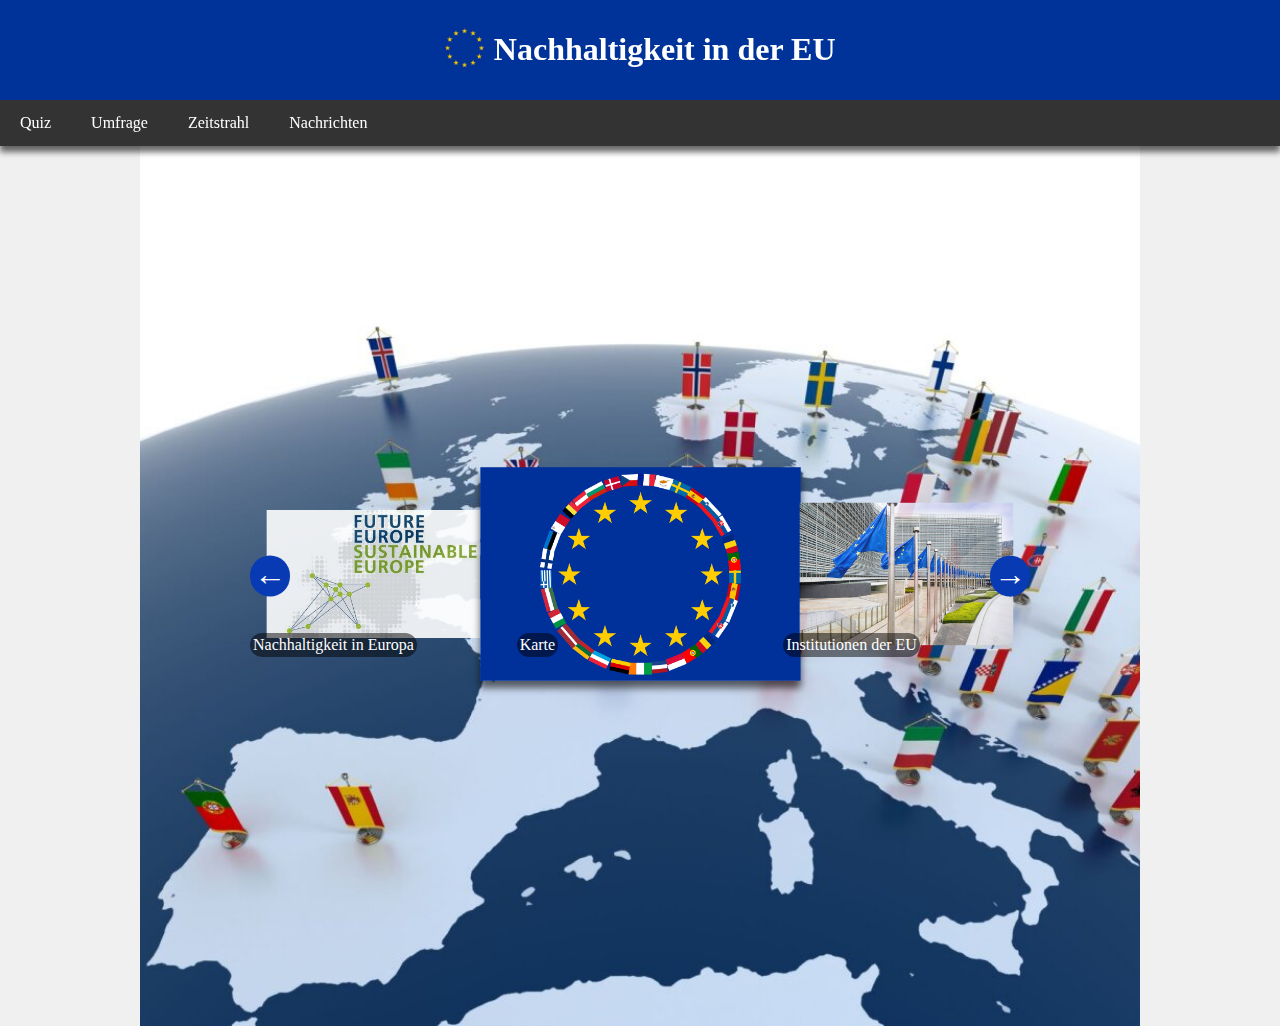
<file: Nachhaltigkeit-in-Europa/index.html>
<!DOCTYPE html>
<html lang="de">
<head>
    <meta charset="UTF-8">
    <meta name="viewport" content="width=device-width, initial-scale=1.0">
    <meta http-equiv="X-UA-Compatible" content="ie=edge">
    <title>Nachhaltigkeit in der EU</title>
    <link rel="stylesheet" href="./style.css">
    <link rel="icon" type="image/x-icon" href="/home/etneb/coding-projects/Wetter/Pictures/sun-weather-removebg-preview.ico">
    <style>
        /* Stile für das Popup */
        .popup {
          display: none;
          position: fixed;
          top: 50%;
          left: 50%;
          transform: translate(-50%, -50%);
          background-color: #003399;
          color: white;
          padding: 1rem;
          z-index: 1000;
          box-shadow: 0px 6px 6px rgba(6, 6, 6, 0.6);
          max-width: 80%;
        }
        .popup h2 {
          margin-top: 0;
        }
        .popup-buttons {
          text-align: center;
          margin-top: 20px;
        }
        .popup-buttons button {
          margin: 0 10px;
          padding: 10px 20px;
          cursor: pointer;
          background-color: #FFCC00;
          font-family: monospace;
          border-radius: 1rem;
        }
      </style>
</head>
<body>
      <!-- navbar und header -->
  <div id="nav-container">  
    <div class="header">
        <a href="index.html"><img class="logo" src="Pictures/354-3546804_file-eufor-roundel-svg-eu-logo-png-transparent.png"></a>
        <h1 class="heading">Nachhaltigkeit in der EU</h1>
    </div>
    <div class="navbar">
      <a href="#" id="quiz-link">Quiz</a>
      <a href="umfrage.html">Umfrage</a>
      <a href="zeitstrahl.html">Zeitstrahl</a>
      <a href="newsfeed.html">Nachrichten </a>
    </div>
  </div>                
    <!-- Hauptinhalt mit Karussell -->
    <main>
        <div class="carousel">
            <!-- Linker Pfeil -->
            <button class="arrow left" onclick="moveLeft()">←</button>
            <!-- Karussell-Inhalt -->
            <div class="carousel-inner" id="carouselInner">
                <!-- Einzelne Bild-Container -->
                <div class="container">
                    <a href="nachhaltigkeit.html">
                        <img src="Pictures/sustainable-europe-logo-1-400x240-f37df463b68f624g8c8404e653cd17d5.jpg" alt="Bild als Button" class="bild-button">
                        <div class="text-ueber-bild">Nachhaltigkeit in Europa</div>
                    </a>
                </div>
                <div class="container center">
                    <a href="/html5europemapv4.3/karte.html">
                        <img src="Pictures/kisscc0-member-state-of-the-european-union-flag-of-europe-european-union-flags-5b75266a096af6.2745950615344042020386.png" alt="Bild als Button" class="bild-button">
                        <div class="text-ueber-bild">Karte</div>
                    </a>
                </div>
                <div class="container">
                    <a href="institutionen.html">
                        <img src="Pictures/kommission.jpg" alt="Bild als Button" class="bild-button">
                        <div class="text-ueber-bild">Institutionen der EU</div>
                    </a>
                </div>
                <!-- Weitere Container können hier hinzugefügt werden -->
            </div>
            <!-- Rechter Pfeil -->
            <button class="arrow right" onclick="moveRight()">→</button>
        
    </main>
    <!-- Popup für Kahoot! -->
    <div class="popup" id="popup">
    <h2>Wähle eine Option:</h2>
    <div class="popup-buttons">
        <button id="kahoot-button">Zu Kahoot!</button>
        <button id="website-quiz-button">Zu Quizizz</button>
    </div>
    </div>
    <script src="main.js"></script>
</body>
</html>
</file>
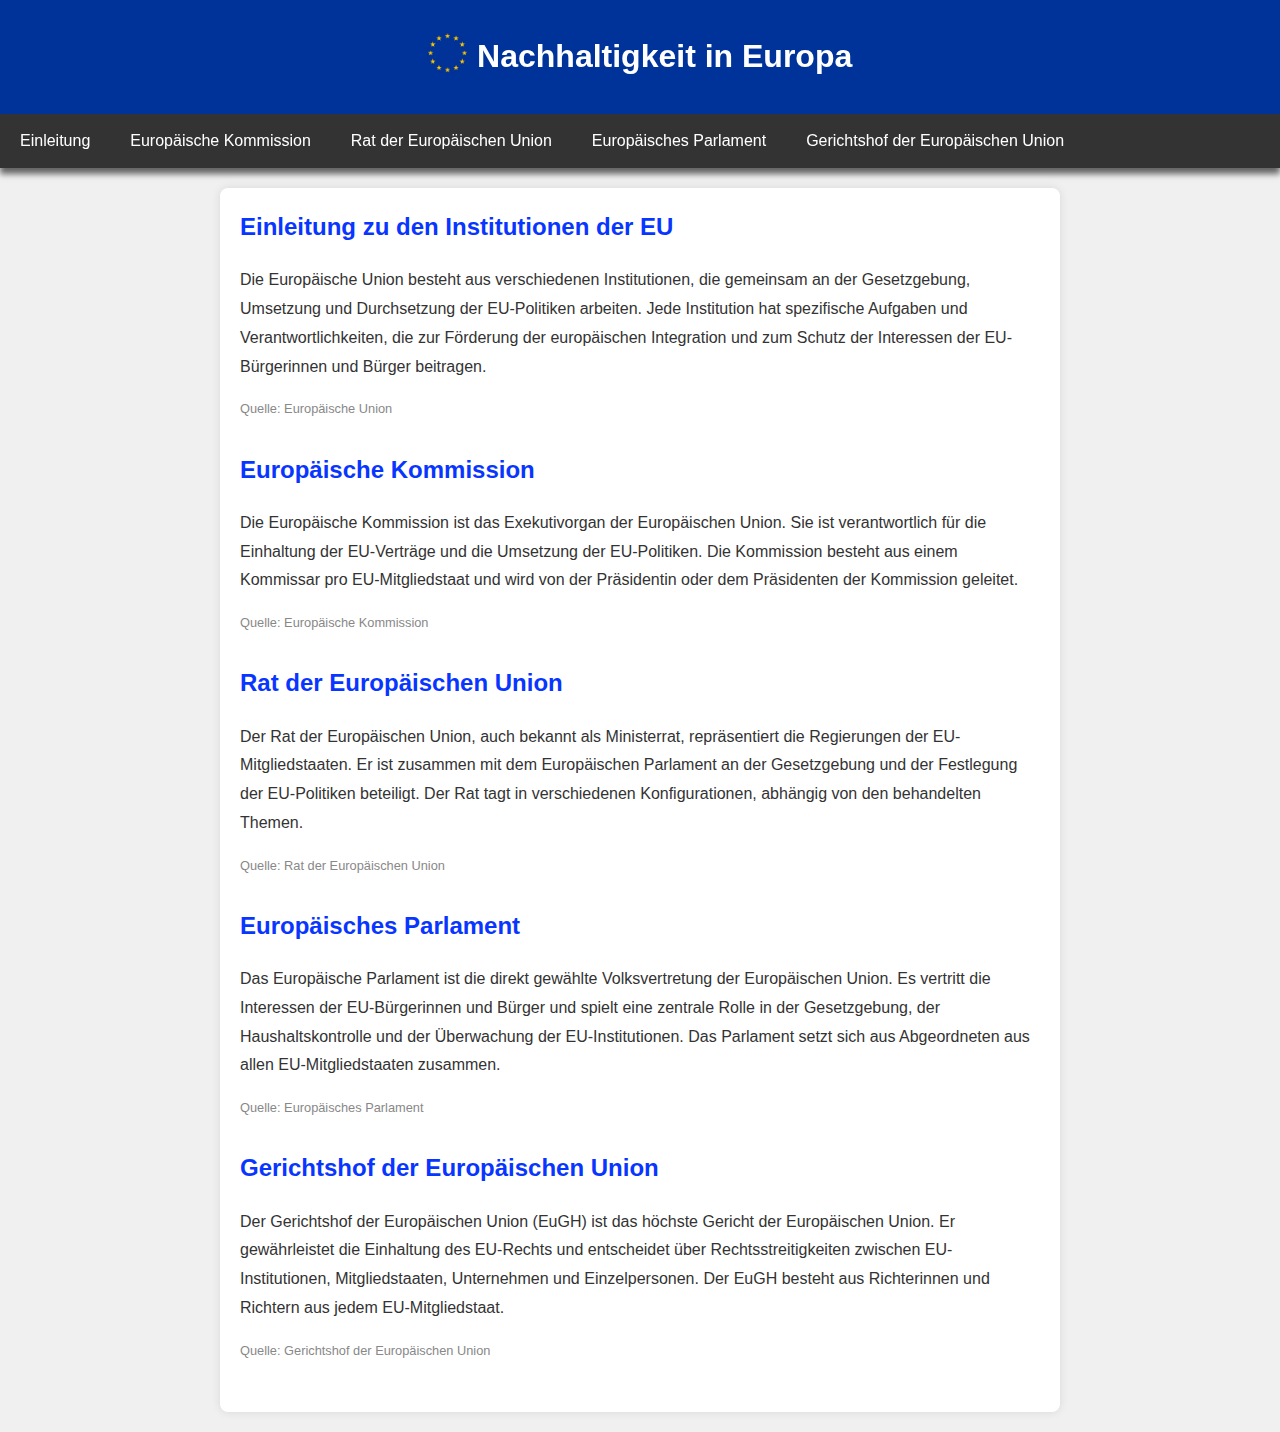
<file: Nachhaltigkeit-in-Europa/institutionen.html>
<!DOCTYPE html>
<html lang="de">
<head>
    <meta charset="UTF-8">
    <meta name="viewport" content="width=device-width, initial-scale=1.0">
    <title>Institutionen der EU</title>
    <style>
        /* Allgemeine Stile */
        body {
            line-height: 1.6;
            margin: 0;
            padding: 0;
            color: #333;
            font-family: Arial, sans-serif;
            background-color: #f0f0f0;
        }

        #nav-container{
        position: fixed;
        top: 0;
        left: 0;
        right: 0;
        z-index: 1000;
    
    }
    .header {
    
        background-color: #003399;
        color: white;
        padding: 10px 0;
        text-align: center;
        display: flex;
        align-items: center;
        justify-content: center;
    }
    .navbar {
        background-color: #333;
        overflow: hidden;
        box-shadow: 0px 6px 6px rgba(6, 6, 6, 0.6);
    }
    .navbar a {
        float: left;
        display: block;
        color: white;
        text-align: center;
        padding: 14px 20px;
        text-decoration: none;
    }
    .navbar a:hover {
        background-color: #ddd;
        color: black;
    }
    .heading{
        margin-right: 10px;
    }
    .logo{
        height: 3rem;
    }
        .container {
            max-width: 800px;
            margin: 20px auto;
            background-color: #fff;
            padding: 20px;
            border-radius: 8px;
            box-shadow: 0 0 10px rgba(0, 0, 0, 0.1);
        }

        .section {
            margin-bottom: 30px;
        }

        .section h2 {
            color: #0936ff;
            margin-top: 0;
        }

        .section p {
            line-height: 1.8;
        }

        .source {
            font-size: 0.8em;
            color: #888;
        }

        @media (max-width: 768px) {
            .navbar {
                flex-direction: column;
            }
            .navbar a {
                padding: 10px 0;
                text-align: center;
            }
        }
    </style>
</head>
<body>
    <!-- Navbar und Header -->
    <div id="nav-container">
        <div class="header">
            <a href="index.html"><img class="logo" src="Pictures/354-3546804_file-eufor-roundel-svg-eu-logo-png-transparent.png" alt="EU-Logo"></a>
            <h1 class="heading">Nachhaltigkeit in Europa</h1>
        </div>
        <div class="navbar">
            <a href="#einleitung">Einleitung</a>
            <a href="#kommission">Europäische Kommission</a>
            <a href="#rat">Rat der Europäischen Union</a>
            <a href="#parlament">Europäisches Parlament</a>
            <a href="#gericht">Gerichtshof der Europäischen Union</a>
        </div>
    </div>

    <!-- Hauptinhalt -->
    <div class="container">
        <div id="einleitung" class="section">
            <h2>Einleitung zu den Institutionen der EU</h2>
            <p>
                Die Europäische Union besteht aus verschiedenen Institutionen, die gemeinsam an der Gesetzgebung, Umsetzung und Durchsetzung der EU-Politiken arbeiten. Jede Institution hat spezifische Aufgaben und Verantwortlichkeiten, die zur Förderung der europäischen Integration und zum Schutz der Interessen der EU-Bürgerinnen und Bürger beitragen.
            </p>
            <p class="source">Quelle: Europäische Union</p>
        </div>

        <div id="kommission" class="section">
            <h2>Europäische Kommission</h2>
            <p>
                Die Europäische Kommission ist das Exekutivorgan der Europäischen Union. Sie ist verantwortlich für die Einhaltung der EU-Verträge und die Umsetzung der EU-Politiken. Die Kommission besteht aus einem Kommissar pro EU-Mitgliedstaat und wird von der Präsidentin oder dem Präsidenten der Kommission geleitet.
            </p>
            <p class="source">Quelle: Europäische Kommission</p>
        </div>

        <div id="rat" class="section">
            <h2>Rat der Europäischen Union</h2>
            <p>
                Der Rat der Europäischen Union, auch bekannt als Ministerrat, repräsentiert die Regierungen der EU-Mitgliedstaaten. Er ist zusammen mit dem Europäischen Parlament an der Gesetzgebung und der Festlegung der EU-Politiken beteiligt. Der Rat tagt in verschiedenen Konfigurationen, abhängig von den behandelten Themen.
            </p>
            <p class="source">Quelle: Rat der Europäischen Union</p>
        </div>

        <div id="parlament" class="section">
            <h2>Europäisches Parlament</h2>
            <p>
                Das Europäische Parlament ist die direkt gewählte Volksvertretung der Europäischen Union. Es vertritt die Interessen der EU-Bürgerinnen und Bürger und spielt eine zentrale Rolle in der Gesetzgebung, der Haushaltskontrolle und der Überwachung der EU-Institutionen. Das Parlament setzt sich aus Abgeordneten aus allen EU-Mitgliedstaaten zusammen.
            </p>
            <p class="source">Quelle: Europäisches Parlament</p>
        </div>

        <div id="gericht" class="section">
            <h2>Gerichtshof der Europäischen Union</h2>
            <p>
                Der Gerichtshof der Europäischen Union (EuGH) ist das höchste Gericht der Europäischen Union. Er gewährleistet die Einhaltung des EU-Rechts und entscheidet über Rechtsstreitigkeiten zwischen EU-Institutionen, Mitgliedstaaten, Unternehmen und Einzelpersonen. Der EuGH besteht aus Richterinnen und Richtern aus jedem EU-Mitgliedstaat.
            </p>
            <p class="source">Quelle: Gerichtshof der Europäischen Union</p>
        </div>
    </div>
    <script>
        // Dynamisch den Padding-Top des Body einstellen basierend auf der Höhe des Nav-Containers
        function adjustBodyPadding() {
            var navHeight = document.getElementById('nav-container').offsetHeight;
            document.body.style.paddingTop = navHeight + 'px';
        }

        // Beim Laden und bei Größenänderungen des Fensters ausführen
        window.addEventListener('load', adjustBodyPadding);
        window.addEventListener('resize', adjustBodyPadding);
    </script>
</body>
</html>
</file>
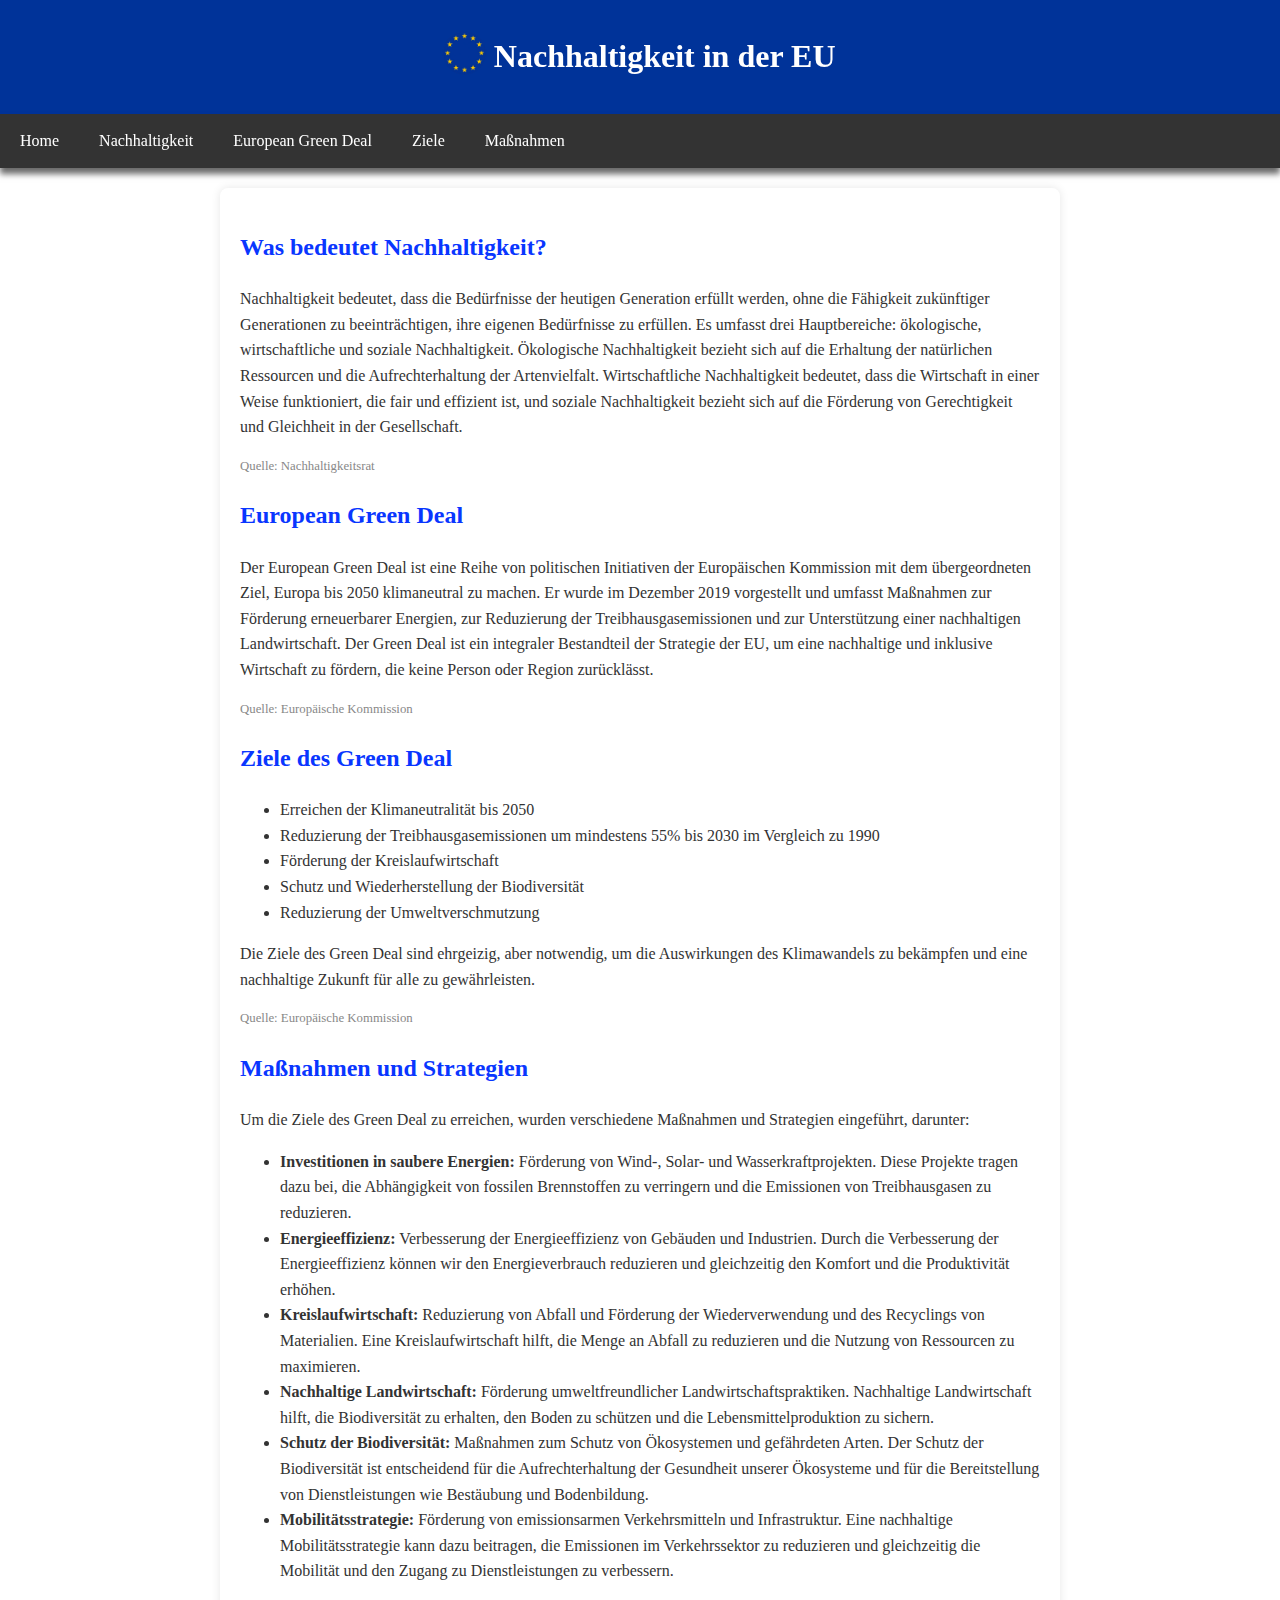
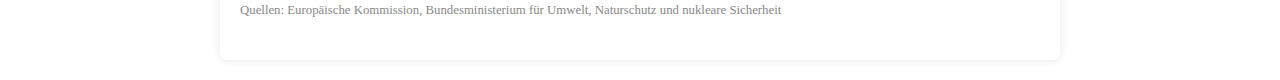
<file: Nachhaltigkeit-in-Europa/nachhaltigkeit.html>
<!DOCTYPE html>
<html lang="de">
<head>
    <meta charset="UTF-8">
    <meta name="viewport" content="width=device-width, initial-scale=1.0">
    <title>Nachhaltigkeit in der EU</title>
    <style>
    #nav-container{
        position: fixed;
        top: 0;
        left: 0;
        right: 0;
        z-index: 1000;
    
    }
    .header {
    
        background-color: #003399;
        color: white;
        padding: 10px 0;
        text-align: center;
        display: flex;
        align-items: center;
        justify-content: center;
    }
    .navbar {
        background-color: #333;
        overflow: hidden;
        box-shadow: 0px 6px 6px rgba(6, 6, 6, 0.6);
    }
    .navbar a {
        float: left;
        display: block;
        color: white;
        text-align: center;
        padding: 14px 20px;
        text-decoration: none;
    }
    .navbar a:hover {
        background-color: #ddd;
        color: black;
    }
    .heading{
        margin-right: 10px;
    }
    .logo{
        height: 3rem;
    }
    body {
        line-height: 1.6;
        margin: 0;
        padding: 0;
        color: #333;
        padding-top: 0; /* Platz für die Navbar wird hier dynamisch hinzugefügt */
        }
        
    .container {
        max-width: 800px;
            margin: 20px auto;
            background-color: #fff;
            padding: 20px;
            border-radius: 8px;
            box-shadow: 0 0 10px rgba(0, 0, 0, 0.1);
        
    }
    .section {
        margin-bottom: 20px;
    }
    .section h2 {
        color: #0936ff;
    }
        
    .source {
        font-size: 0.8em;
        color: #888;
    }
    </style>
</head>
<body>
        <!-- navbar und header -->
    <div id="nav-container">  
        <div class="header">
            <a href="index.html"><img class="logo" src="Pictures/354-3546804_file-eufor-roundel-svg-eu-logo-png-transparent.png"></a>
            <h1 class="heading">Nachhaltigkeit in der EU</h1>
        </div>
        <div class="navbar">
            <a href="index.html">Home</a>
            <a href="#nachhaltigkeit">Nachhaltigkeit</a>
            <a href="#green-deal">European Green Deal</a>
            <a href="#ziele">Ziele</a>
            <a href="#massnahmen">Maßnahmen</a>
        </div>
    </div>
    <div class="container">
        <div id="nachhaltigkeit" class="section">
            <h2>Was bedeutet Nachhaltigkeit?</h2>
            <p>Nachhaltigkeit bedeutet, dass die Bedürfnisse der heutigen Generation erfüllt werden, ohne die Fähigkeit zukünftiger Generationen zu beeinträchtigen, ihre eigenen Bedürfnisse zu erfüllen. Es umfasst drei Hauptbereiche: ökologische, wirtschaftliche und soziale Nachhaltigkeit. Ökologische Nachhaltigkeit bezieht sich auf die Erhaltung der natürlichen Ressourcen und die Aufrechterhaltung der Artenvielfalt. Wirtschaftliche Nachhaltigkeit bedeutet, dass die Wirtschaft in einer Weise funktioniert, die fair und effizient ist, und soziale Nachhaltigkeit bezieht sich auf die Förderung von Gerechtigkeit und Gleichheit in der Gesellschaft.</p>
            <p class="source">Quelle: Nachhaltigkeitsrat</p>
        </div>
        <div id="green-deal" class="section">
            <h2>European Green Deal</h2>
            <p>Der European Green Deal ist eine Reihe von politischen Initiativen der Europäischen Kommission mit dem übergeordneten Ziel, Europa bis 2050 klimaneutral zu machen. Er wurde im Dezember 2019 vorgestellt und umfasst Maßnahmen zur Förderung erneuerbarer Energien, zur Reduzierung der Treibhausgasemissionen und zur Unterstützung einer nachhaltigen Landwirtschaft. Der Green Deal ist ein integraler Bestandteil der Strategie der EU, um eine nachhaltige und inklusive Wirtschaft zu fördern, die keine Person oder Region zurücklässt.</p>
            <p class="source">Quelle: Europäische Kommission</p>
        </div>
        <div id="ziele" class="section">
            <h2>Ziele des Green Deal</h2>
            <ul>
                <li>Erreichen der Klimaneutralität bis 2050</li>
                <li>Reduzierung der Treibhausgasemissionen um mindestens 55% bis 2030 im Vergleich zu 1990</li>
                <li>Förderung der Kreislaufwirtschaft</li>
                <li>Schutz und Wiederherstellung der Biodiversität</li>
                <li>Reduzierung der Umweltverschmutzung</li>
            </ul>
            <p>Die Ziele des Green Deal sind ehrgeizig, aber notwendig, um die Auswirkungen des Klimawandels zu bekämpfen und eine nachhaltige Zukunft für alle zu gewährleisten.</p>
            <p class="source">Quelle: Europäische Kommission</p>
        </div>
        <div id="massnahmen" class="section">
            <h2>Maßnahmen und Strategien</h2>
            <p>Um die Ziele des Green Deal zu erreichen, wurden verschiedene Maßnahmen und Strategien eingeführt, darunter:</p>
            <ul>
                <li><strong>Investitionen in saubere Energien:</strong> Förderung von Wind-, Solar- und Wasserkraftprojekten. Diese Projekte tragen dazu bei, die Abhängigkeit von fossilen Brennstoffen zu verringern und die Emissionen von Treibhausgasen zu reduzieren.</li>
                <li><strong>Energieeffizienz:</strong> Verbesserung der Energieeffizienz von Gebäuden und Industrien. Durch die Verbesserung der Energieeffizienz können wir den Energieverbrauch reduzieren und gleichzeitig den Komfort und die Produktivität erhöhen.</li>
                <li><strong>Kreislaufwirtschaft:</strong> Reduzierung von Abfall und Förderung der Wiederverwendung und des Recyclings von Materialien. Eine Kreislaufwirtschaft hilft, die Menge an Abfall zu reduzieren und die Nutzung von Ressourcen zu maximieren.</li>
                <li><strong>Nachhaltige Landwirtschaft:</strong> Förderung umweltfreundlicher Landwirtschaftspraktiken. Nachhaltige Landwirtschaft hilft, die Biodiversität zu erhalten, den Boden zu schützen und die Lebensmittelproduktion zu sichern.</li>
                <li><strong>Schutz der Biodiversität:</strong> Maßnahmen zum Schutz von Ökosystemen und gefährdeten Arten. Der Schutz der Biodiversität ist entscheidend für die Aufrechterhaltung der Gesundheit unserer Ökosysteme und für die Bereitstellung von Dienstleistungen wie Bestäubung und Bodenbildung.</li>
                <li><strong>Mobilitätsstrategie:</strong> Förderung von emissionsarmen Verkehrsmitteln und Infrastruktur. Eine nachhaltige Mobilitätsstrategie kann dazu beitragen, die Emissionen im Verkehrssektor zu reduzieren und gleichzeitig die Mobilität und den Zugang zu Dienstleistungen zu verbessern.</li>
            </ul>
            <p class="source">Quellen: Europäische Kommission, Bundesministerium für Umwelt, Naturschutz und nukleare Sicherheit</p>
        </div>
    </div>
    <script>
        // Dynamisch den Padding-Top des Body einstellen basierend auf der Höhe des Nav-Containers
        function adjustBodyPadding() {
            var navHeight = document.getElementById('nav-container').offsetHeight;
            document.body.style.paddingTop = navHeight + 'px';
        }

        // Beim Laden und bei Größenänderungen des Fensters ausführen
        window.addEventListener('load', adjustBodyPadding);
        window.addEventListener('resize', adjustBodyPadding);
    </script>
</body>
</html>
</file>
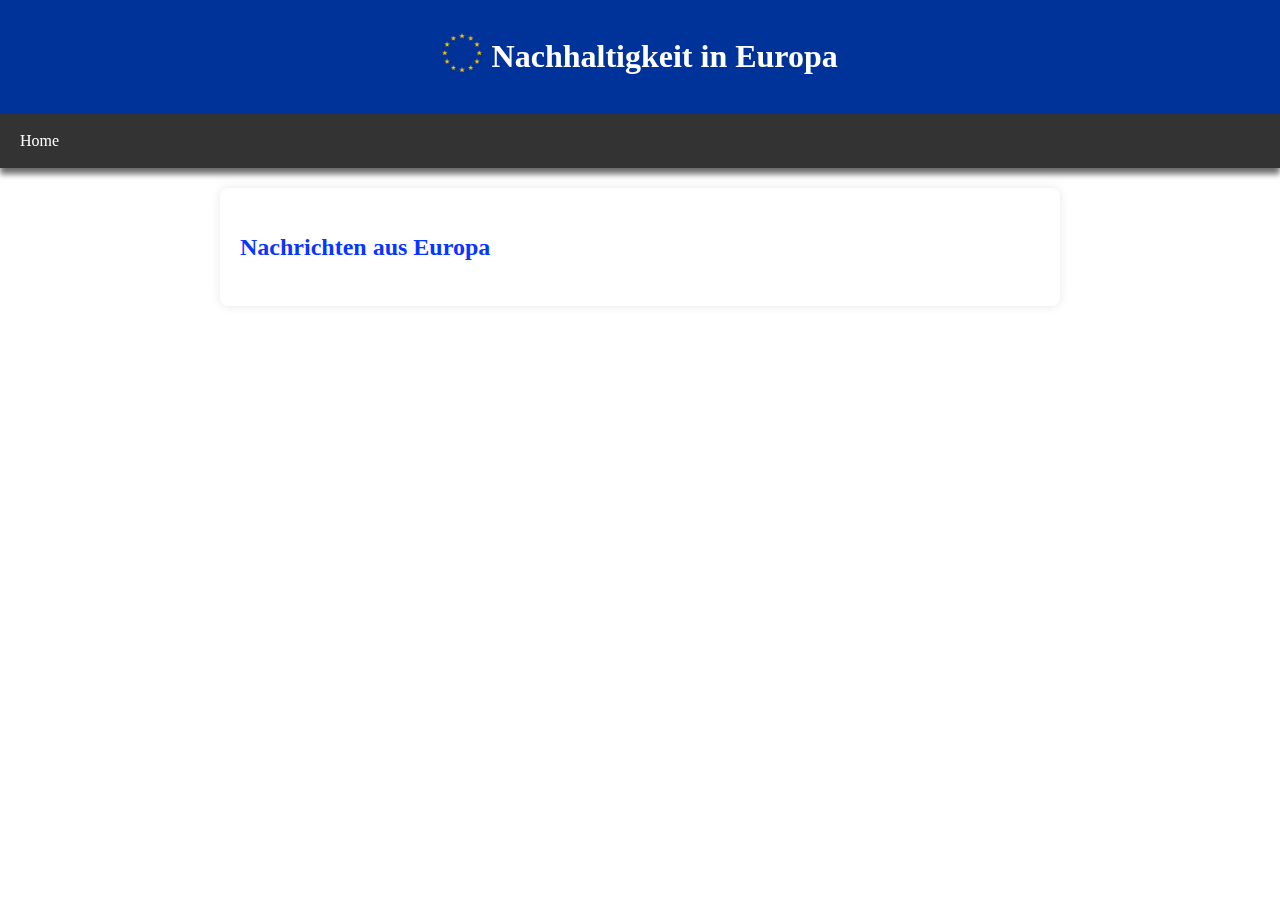
<file: Nachhaltigkeit-in-Europa/newsfeed.html>
<!DOCTYPE html>
<html lang="de">
<head>
    <meta charset="UTF-8">
    <meta name="viewport" content="width=device-width, initial-scale=1.0">
    <title>RSS Feed Website</title>
    <style>
    #nav-container {
        position: fixed;
        top: 0;
        left: 0;
        right: 0;
        z-index: 1000;
    }
    .header {
        background-color: #003399;
        color: white;
        padding: 10px 0;
        text-align: center;
        display: flex;
        align-items: center;
        justify-content: center;
    }
    .navbar {
        background-color: #333;
        overflow: hidden;
        box-shadow: 0px 6px 6px rgba(6, 6, 6, 0.6);
    }
    .navbar a {
        float: left;
        display: block;
        color: white;
        text-align: center;
        padding: 14px 20px;
        text-decoration: none;
    }
    .navbar a:hover {
        background-color: #ddd;
        color: black;
    }
    .heading {
        margin-right: 10px;
    }
    .logo {
        height: 3rem;
    }
    body {
        line-height: 1.6;
        margin: 0;
        padding: 0;
        color: #333;
        padding-top: 0; /* Platz für die Navbar wird hier dynamisch hinzugefügt */
    }
    .container {
        max-width: 800px;
        margin: 20px auto;
        background-color: #fff;
        padding: 20px;
        border-radius: 8px;
        box-shadow: 0 0 10px rgba(0, 0, 0, 0.1);
    }
    .section {
        margin-bottom: 20px;
    }
    .section h2 {
        color: #0936ff;
    }
    .source {
        font-size: 0.8em;
        color: #888;
    }
    </style>
</head>
<body>
    <!-- navbar und header -->
    <div id="nav-container">
        <div class="header">
            <a href="index.html"><img class="logo" src="Pictures\354-3546804_file-eufor-roundel-svg-eu-logo-png-transparent.png" alt="Logo"></a>
            <h1 class="heading">Nachhaltigkeit in Europa</h1>
        </div>
        <div class="navbar">
            <a href="index.html">Home</a>
        </div>
    </div>
    <div class="container" id="rss-content">
        <div class="section">
            <h2>Nachrichten aus Europa</h2>
            <div id="feed"></div>
        </div>
    </div>

    <script>
        // Dynamisch den Padding-Top des Body einstellen basierend auf der Höhe des Nav-Containers
        function adjustBodyPadding() {
            var navHeight = document.getElementById('nav-container').offsetHeight;
            document.body.style.paddingTop = navHeight + 'px';
        }

        // Beim Laden und bei Größenänderungen des Fensters ausführen
        window.addEventListener('load', adjustBodyPadding);
        window.addEventListener('resize', adjustBodyPadding);
        document.addEventListener("DOMContentLoaded", function() {
            fetch('https://www.tagesschau.de/ausland/europa/index~rss2.xml')
                .then(response => response.text())
                .then(str => (new window.DOMParser()).parseFromString(str, "text/xml"))
                .then(data => {
                    const items = data.querySelectorAll("item");
                    let html = "";
                    items.forEach(el => {
                        const title = el.querySelector("title").textContent;
                        const link = el.querySelector("link").textContent;
                        const description = el.querySelector("description").textContent;
                        const pubDate = el.querySelector("pubDate").textContent;
                        
                        html += `
                            <div class="section">
                                <h3><a href="${link}">${title}</a></h3>
                                <p>${description}</p>
                                <p><small>${pubDate}</small></p>
                            </div>
                        `;
                    });
                    document.getElementById("feed").innerHTML = html;
                })
                .catch(error => console.log('Error fetching the RSS feed:', error));
        });
    </script>
</body>
</html>
</file>
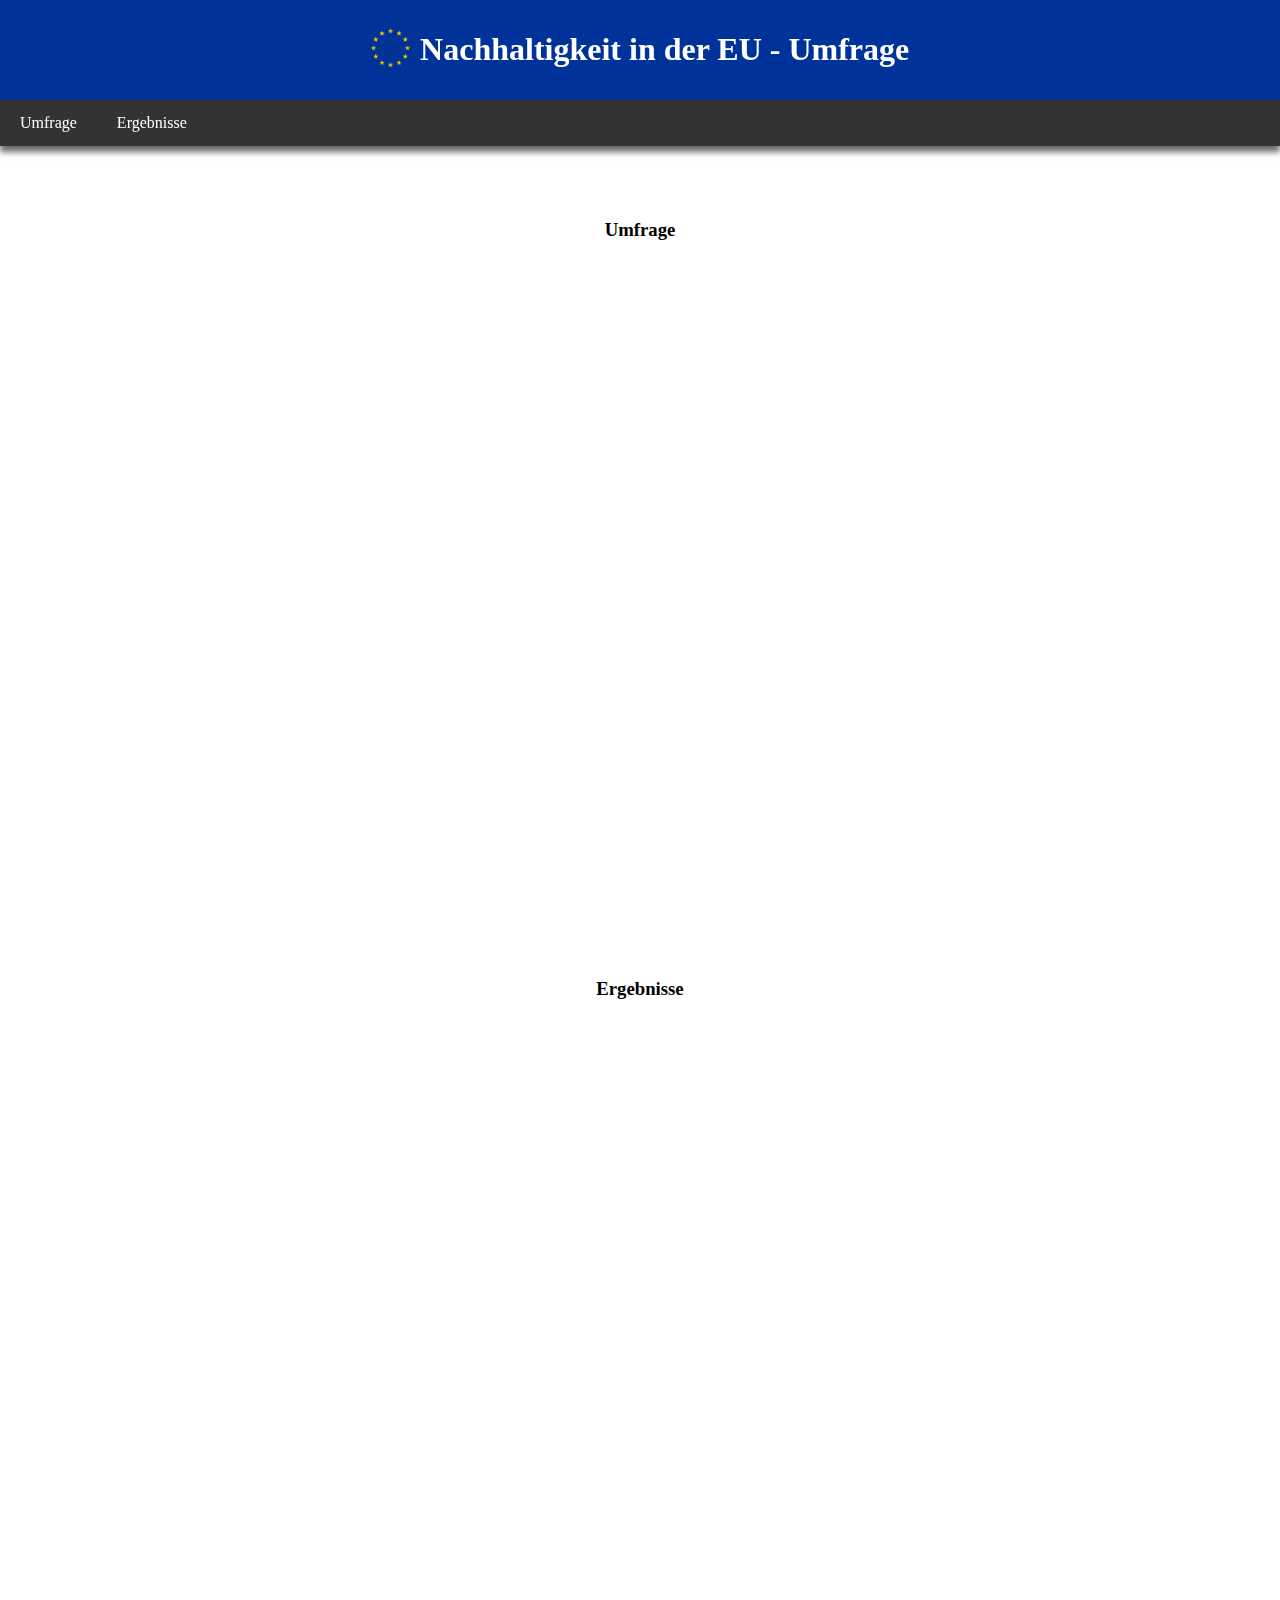
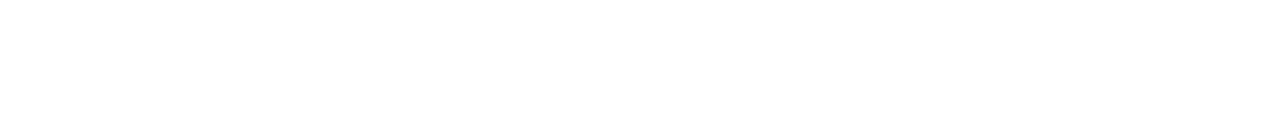
<file: Nachhaltigkeit-in-Europa/umfrage.html>
<!DOCTYPE html>
<html lang="de">
<head>
    <meta charset="UTF-8">
    <meta name="viewport" content="width=device-width, initial-scale=1.0">
    <title>Nachhaltigkeit in der EU - Umfrage</title>
    <style>
        #nav-container {
            position: fixed;
            top: 0;
            left: 0;
            right: 0;
            z-index: 1000;
        }
        .header {
            background-color: #003399;
            color: white;
            padding: 10px 0;
            text-align: center;
            display: flex;
            align-items: center;
            justify-content: center;
        }
        .navbar {
            background-color: #333;
            overflow: hidden;
            box-shadow: 0px 6px 6px rgba(6, 6, 6, 0.6);
        }
        .navbar a {
            float: left;
            display: block;
            color: white;
            text-align: center;
            padding: 14px 20px;
            text-decoration: none;
        }
        .navbar a:hover {
            background-color: #ddd;
            color: black;
        }
        .heading {
            margin-right: 10px;
        }
        .logo {
            height: 3rem;
        }
        .container {
            margin-top: 200px;
            flex: 1;
        }
        body {
            display: flex;
            flex-direction: column;
            height: 100vh;
            margin: 0;
        }
        .iframe-container {
            position: relative;
            width: 100%;
            height: 100%;
        }
        .iframe-container iframe {
            position: absolute;
            top: 0;
            left: 0;
            width: 100%;
            height: 100%;
            border: none;
        }
        h3{
            text-align: center;
        }
    </style>
</head>
<body>
    <div id="nav-container">  
        <div class="header">
            <a href="index.html"><img class="logo" src="Pictures/354-3546804_file-eufor-roundel-svg-eu-logo-png-transparent.png" alt="Logo"></a>
            <h1 class="heading">Nachhaltigkeit in der EU - Umfrage</h1>
        </div>
        <div class="navbar">
            <a href="#umfragen-header">Umfrage</a>
            <a href="#ergebnisse">Ergebnisse</a>
        </div>
    </div>
    <div class="container">
        <h3 id="umfragen-header">Umfrage</h3>
        <div id="umfrage" class="section iframe-container">
          <iframe id="survey-frame"src="https://www.menti.com/als31v3kgjb8" frameborder="0" scrolling="yes"></iframe>
        </div>
        <h3>Ergebnisse</h3>
        <div id="ergebnisse" class="section iframe-container">
            <iframe id="survey-frame" src="https://www.mentimeter.com/app/presentation/alwu1kjs9zcef82gwnmta77wiynko1w6/kc6b9cdats1j" frameborder="0" scrolling="no"></iframe>
        </div>
    </div>
    <script>
        function reloadIframe() {
            document.getElementById('survey-frame').contentWindow.location.reload();
        }
        setInterval(reloadIframe, 200);
    </script>
</body>
</html>
</file>
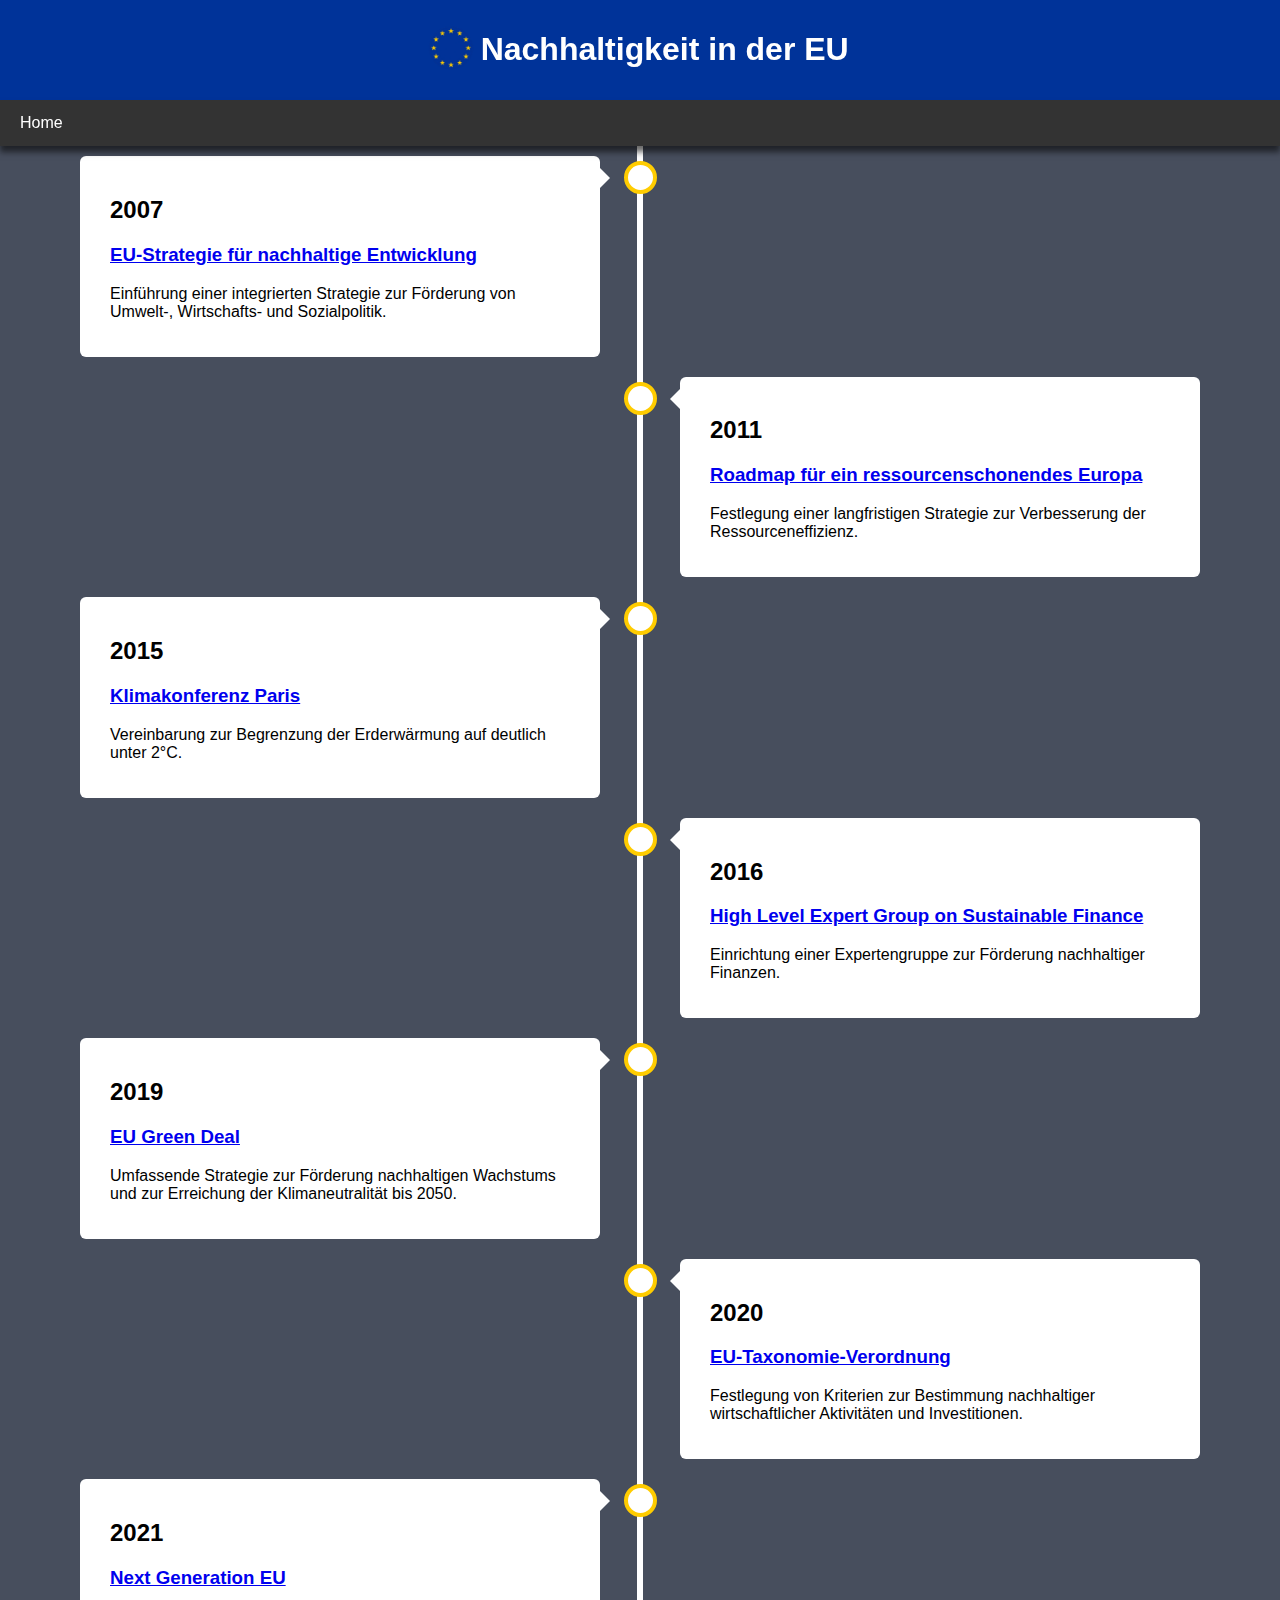
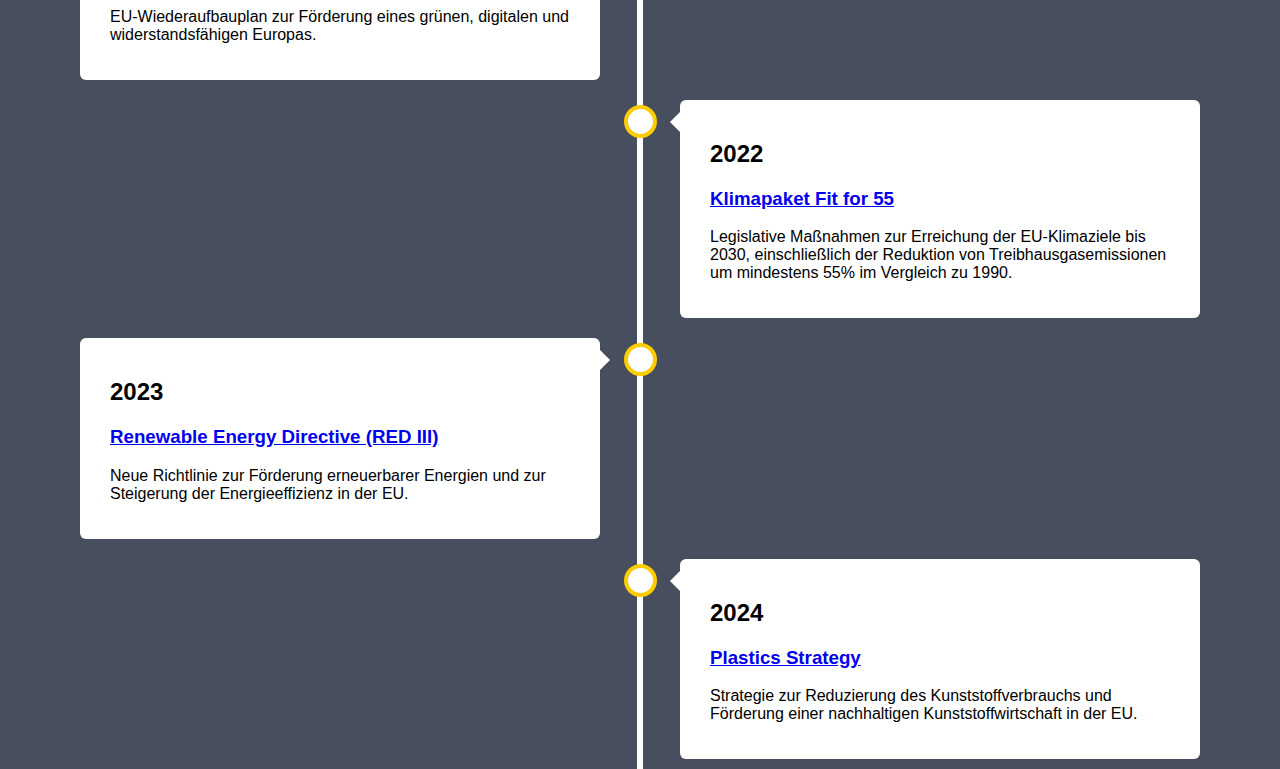
<file: Nachhaltigkeit-in-Europa/zeitstrahl.html>
<!DOCTYPE html>
<html lang="de">
<head>
    <meta charset="UTF-8">
    <meta name="viewport" content="width=device-width, initial-scale=1.0">
    <meta http-equiv="X-UA-Compatible" content="ie=edge">
    <style>
        * {
            box-sizing: border-box;
        }

        body {
            background-color: #474e5d;
            font-family: Helvetica, sans-serif;
            margin: 0;
            padding: 0;
            padding-top: 0; /* Platz für die Navbar wird hier dynamisch hinzugefügt */
        }

        #nav-container {
            position: fixed;
            top: 0;
            left: 0;
            right: 0;
            z-index: 1000;
        }

        .header {
            background-color: #003399;
            color: white;
            padding: 10px 0;
            text-align: center;
            display: flex;
            align-items: center;
            justify-content: center;
        }

        .navbar {
            background-color: #333;
            overflow: hidden;
            box-shadow: 0px 6px 6px rgba(6, 6, 6, 0.6);
        }

        .navbar a {
            float: left;
            display: block;
            color: white;
            text-align: center;
            padding: 14px 20px;
            text-decoration: none;
        }

        .navbar a:hover {
            background-color: #ddd;
            color: black;
        }

        .heading {
            margin-right: 10px;
        }

        .logo {
            height: 3rem;
        }

        .timeline {
            position: relative;
            max-width: 1200px;
            margin: 0 auto;
        }

        .timeline::after {
            content: '';
            position: absolute;
            width: 6px;
            background-color: white;
            top: 0;
            bottom: 0;
            left: 50%;
            margin-left: -3px;
        }

        .container {
            padding: 10px 40px;
            position: relative;
            background-color: inherit;
            width: 50%;
        }

        .container::after {
            content: '';
            position: absolute;
            width: 25px;
            height: 25px;
            right: -17px;
            background-color: white;
            border: 4px solid #FFCC00;
            top: 15px;
            border-radius: 50%;
            z-index: 1;
        }

        .left {
            left: 0;
        }

        .right {
            left: 50%;
        }

        .left::before {
            content: " ";
            height: 0;
            position: absolute;
            top: 22px;
            width: 0;
            z-index: 1;
            right: 30px;
            border: medium solid white;
            border-width: 10px 0 10px 10px;
            border-color: transparent transparent transparent white;
        }

        .right::before {
            content: " ";
            height: 0;
            position: absolute;
            top: 22px;
            width: 0;
            z-index: 1;
            left: 30px;
            border: medium solid white;
            border-width: 10px 10px 10px 0;
            border-color: transparent white transparent transparent;
        }

        .right::after {
            left: -16px;
        }

        .content {
            padding: 20px 30px;
            background-color: white;
            position: relative;
            border-radius: 6px;
        }

        @media screen and (max-width: 768px) {
            .timeline::after {
                left: 31px;
            }

            .container {
                width: 100%;
                padding-left: 70px;
                padding-right: 25px;
            }

            .container::before {
                left: 60px;
                border: medium solid white;
                border-width: 10px 10px 10px 0;
                border-color: transparent white transparent transparent;
            }

            .left::after, .right::after {
                left: 15px;
            }

            .right {
                left: 0%;
            }
        }

        @media screen and (max-width: 480px) {
            .container {
                padding-left: 50px;
                padding-right: 15px;
            }

            .container::before {
                left: 40px;
                border-width: 8px 8px 8px 0;
            }

            .left::after, .right::after {
                left: 10px;
            }

            .content {
                padding: 15px 20px;
            }
        }
    </style>
</head>
<body>
    <!-- navbar und header -->
    <div id="nav-container">  
        <div class="header">
            <a href="index.html"><img class="logo" src="Pictures/354-3546804_file-eufor-roundel-svg-eu-logo-png-transparent.png"></a>
            <h1 class="heading">Nachhaltigkeit in der EU</h1>
        </div>
        <div class="navbar">
            <a href="index.html">Home</a>
        </div>
    </div>            
    <div class="timeline">
      <div class="container left">
          <div class="content">
              <h2>2007</h2>
              <a href="https://eur-lex.europa.eu/legal-content/DE/TXT/?uri=celex%3A52007DC0642"><h3>EU-Strategie für nachhaltige Entwicklung</h3></a>
              <p>Einführung einer integrierten Strategie zur Förderung von Umwelt-, Wirtschafts- und Sozialpolitik.</p>
          </div>
      </div>
      <div class="container right">
          <div class="content">
              <h2>2011</h2>
              <a href="https://www.europarl.europa.eu/meetdocs/2009_2014/documents/com/com_com(2011)0571_/com_com(2011)0571_de.pdf"><h3>Roadmap für ein ressourcenschonendes Europa</h3></a>
              <p>Festlegung einer langfristigen Strategie zur Verbesserung der Ressourceneffizienz.</p>
          </div>
      </div>
      <div class="container left">
          <div class="content">
              <h2>2015</h2>
              <a href="https://www.bmz.de/de/service/lexikon/klimaabkommen-von-paris-14602"><h3>Klimakonferenz Paris</h3></a>
              <p>Vereinbarung zur Begrenzung der Erderwärmung auf deutlich unter 2°C.</p>
          </div>
      </div>
      <div class="container right">
          <div class="content">
              <h2>2016</h2>
              <a href="https://finance.ec.europa.eu/publications/high-level-expert-group-sustainable-finance-hleg_en"><h3>High Level Expert Group on Sustainable Finance</h3></a>
              <p>Einrichtung einer Expertengruppe zur Förderung nachhaltiger Finanzen.</p>
          </div>
      </div>
      <div class="container left">
          <div class="content">
              <h2>2019</h2>
              <a href="https://commission.europa.eu/strategy-and-policy/priorities-2019-2024/european-green-deal_de"><h3>EU Green Deal</h3></a>
              <p>Umfassende Strategie zur Förderung nachhaltigen Wachstums und zur Erreichung der Klimaneutralität bis 2050.</p>
          </div>
      </div>
      <div class="container right">
          <div class="content">
              <h2>2020</h2>
              <a href="https://www.bafin.de/DE/Aufsicht/SF/TaxonomieVO/TaxanomieVO_node.html"><h3>EU-Taxonomie-Verordnung</h3></a>
              <p>Festlegung von Kriterien zur Bestimmung nachhaltiger wirtschaftlicher Aktivitäten und Investitionen.</p>
          </div>
      </div>
      <div class="container left">
          <div class="content">
              <h2>2021</h2>
              <a href="https://next-generation-eu.europa.eu/index_de"><h3>Next Generation EU</h3></a>
              <p>EU-Wiederaufbauplan zur Förderung eines grünen, digitalen und widerstandsfähigen Europas.</p>
          </div>
      </div>
      <div class="container right">
          <div class="content">
              <h2>2022</h2>
              <a href="https://www.bundesregierung.de/breg-de/schwerpunkte/europa/fit-for-55-eu-1942402"><h3>Klimapaket Fit for 55</h3></a>
              <p>Legislative Maßnahmen zur Erreichung der EU-Klimaziele bis 2030, einschließlich der Reduktion von Treibhausgasemissionen um mindestens 55% im Vergleich zu 1990.</p>
          </div>
      </div>
      <div class="container left">
          <div class="content">
              <h2>2023</h2>
              <a href="https://eur-lex.europa.eu/legal-content/EN/TXT/?uri=OJ:L_202302413"><h3>Renewable Energy Directive (RED III)</h3></a>
              <p>Neue Richtlinie zur Förderung erneuerbarer Energien und zur Steigerung der Energieeffizienz in der EU.</p>
          </div>
      </div>
      <div class="container right">
          <div class="content">
              <h2>2024</h2>
              <a href="https://environment.ec.europa.eu/strategy/plastics-strategy_en"><h3>Plastics Strategy</h3></a>
              <p>Strategie zur Reduzierung des Kunststoffverbrauchs und Förderung einer nachhaltigen Kunststoffwirtschaft in der EU.</p>
          </div>
      </div>
  </div>
  
    <script>
        // Dynamisch den Padding-Top des Body einstellen basierend auf der Höhe des Nav-Containers
        function adjustBodyPadding() {
            var navHeight = document.getElementById('nav-container').offsetHeight;
            document.body.style.paddingTop = navHeight + 'px';
        }

        // Beim Laden und bei Größenänderungen des Fensters ausführen
        window.addEventListener('load', adjustBodyPadding);
        window.addEventListener('resize', adjustBodyPadding);
    </script>
</body>
</html>
</file>
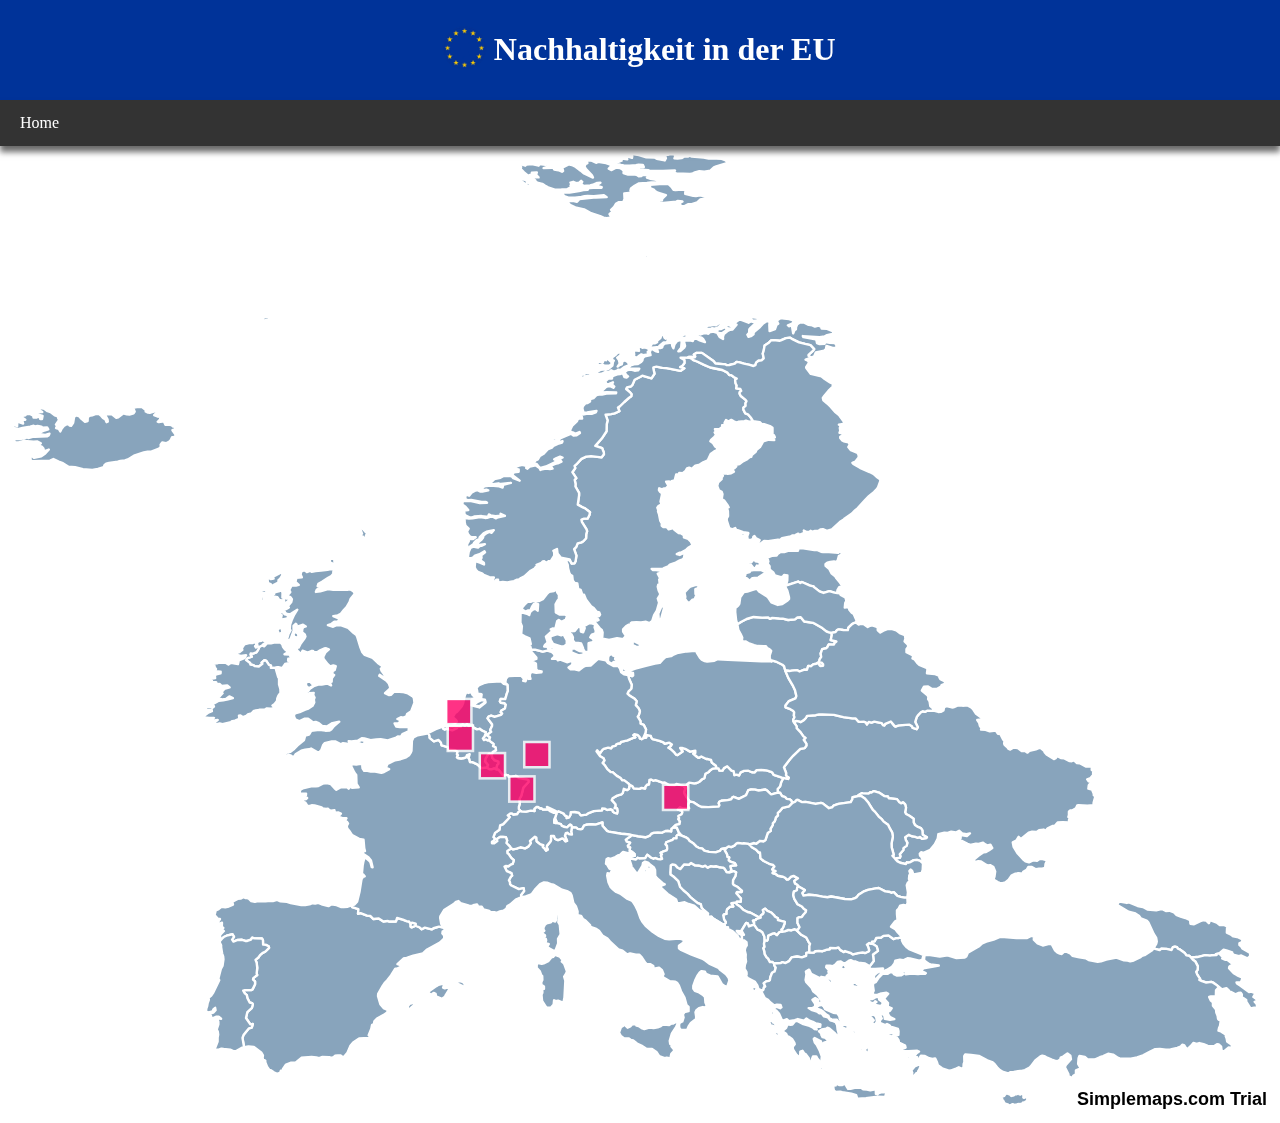
<file: Nachhaltigkeit-in-Europa/html5europemapv4.3/karte.html>
<!DOCTYPE html>
<html lang="en">
  <head>
    <meta http-equiv="content-type" content="text/html; charset=UTF-8">
    <title>Europe Map Example</title>
    <script src="mapdata.js"></script>
    <script src="europemap.js"></script>
    <style>
      #nav-container{
        position: fixed;
        top: 0;
        left: 0;
        right: 0;
        z-index: 1000;
    
    }
    body{
      padding-top: 0;
    }
    .header {
    
        background-color: #003399;
        color: white;
        padding: 10px 0;
        text-align: center;
        display: flex;
        align-items: center;
        justify-content: center;
    }
    .navbar {
        background-color: #333;
        overflow: hidden;
        box-shadow: 0px 6px 6px rgba(6, 6, 6, 0.6);
    }
    .navbar a {
        float: left;
        display: block;
        color: white;
        text-align: center;
        padding: 14px 20px;
        text-decoration: none;
    }
    .navbar a:hover {
        background-color: #ddd;
        color: black;
    }
    .heading{
        margin-right: 10px;
    }
    .logo{
        height: 3rem;
    }
    </style>
  </head>
  <body>
        <!-- navbar und header -->
  <div id="nav-container">  
    <div class="header">
        <a href="../index.html"><img class="logo" src="../Pictures/354-3546804_file-eufor-roundel-svg-eu-logo-png-transparent.png"></a>
        <h1 class="heading">Nachhaltigkeit in der EU</h1>
        <!-- Suchleiste -->
    </div>
    <div class="navbar">
      <a href="../index.html">Home</a>
      
    </div>
  </div> 
    <div id="map"></div>
    
	</body>
  <script>
    // Dynamisch den Padding-Top des Body einstellen basierend auf der Höhe des Nav-Containers
    function adjustBodyPadding() {
        var navHeight = document.getElementById('nav-container').offsetHeight;
        document.body.style.paddingTop = navHeight + 'px';
    }

    // Beim Laden und bei Größenänderungen des Fensters ausführen
    window.addEventListener('load', adjustBodyPadding);
    window.addEventListener('resize', adjustBodyPadding);
</script>
</html>
</file>
<file: Nachhaltigkeit-in-Europa/style.css>
/* Allgemeine Stile */
* {
    box-sizing: border-box;
}

body {
    margin: 0;
    padding: 0;
    display: flex;
    flex-direction: column;
    align-items: center;
    background-color: #f0f0f0;
}

#nav-container {
    position: fixed;
    top: 0;
    left: 0;
    right: 0;
    z-index: 1000;
}

.header {
    background-color: #003399;
    color: white;
    padding: 10px 0;
    text-align: center;
    display: flex;
    align-items: center;
    justify-content: center;
}

.navbar {
    background-color: #333;
    overflow: hidden;
    box-shadow: 0px 6px 6px rgba(6, 6, 6, 0.6);
}

.navbar a {
    float: left;
    display: block;
    color: white;
    text-align: center;
    padding: 14px 20px;
    text-decoration: none;
}

.navbar a:hover {
    background-color: #ddd;
    color: black;
}

.heading {
    margin-right: 10px;
}

.logo {
    height: 3rem;
}

/* Hauptinhalt */
main {
    display: flex;
    justify-content: center; 
    height: 100vh;
    margin-top: 14vh; /* Abstand zur festen Suchleiste */
    overflow: auto;
    background-image: url(Pictures/Flaggen-Europe.jpg);
    background-size: cover;
}

/* Buttons */
.button {
    background-color: #333;
    color: white;
    border: none;
    border-radius: 1vh;
    padding: 0 1vw;
    display: inline-flex;
    align-items: center;
    justify-content: center;
    height: 4vh;
    font-size: 1.2vh;
    margin: 0.4vh 1vw;
    cursor: pointer;
}

.button:hover {
    transform: scale(1.05);
    transition: transform 0.1s ease-out;
}

/* Karussell */
.carousel {
    position: relative; /* Positioniert die Karussell-Pfeile relativ zum Karussell */
    width: 80%;
    max-width: 1000px;
    overflow: hidden; /* Versteckt den Teil der Bilder, der außerhalb des Karussells liegt */
    display: flex;
    align-items: center;
    justify-content: center;
    margin: 20px 0;
}

.carousel-inner {
    display: flex; /* Zeigt die Kinder (Container) in einer Reihe an */
    transition: transform 0.5s ease; /* Animiert die Bewegung des Karussells */
}

.container {
    flex: 0 0 33.33%; /* Jedes Container-Element nimmt ein Drittel des Karussells ein */
    display: flex;
    justify-content: center;
    align-items: center;
    position: relative;
}

.bild-button {
    width: 100%; /* Bilder füllen die gesamte Breite des Containers aus */
    border: none;
    transition: transform 0.3s ease;
}

.container:hover .bild-button {
    transform: scale(1.1); /* Skaliert das Bild bei Hover */
}

.text-ueber-bild {
    position: absolute; /* Positioniert den Text relativ zum Container */
    bottom: 10px;
    left: 10px;
    color: white;
    background-color: rgba(0, 0, 0, 0.5);
    border-radius: 2rem;
    padding: 3px;
    font-size: medium;
}

/* Spezifische Stile für das mittlere (zentrierte) Bild */
.container.center img {
    transform: scale(1.2); /* Skaliert das mittlere Bild um 20% */
    opacity: 1; /* Setzt die Opazität des mittleren Bildes auf 100% */
    box-shadow: 0px 6px 6px rgba(6, 6, 6, 0.6);
}

/* Spezifische Stile für nicht-zentrierte Bilder */
.container:not(.center) img {
    transform: scale(0.8); /* Verkleinert nicht-zentrierte Bilder um 20% */
    opacity: 0.9; /* Setzt die Opazität nicht-zentrierter Bilder auf 50% */
}

.arrow {
    align-items: center;
    justify-content: center;
    position: absolute;
    top: 50%;
    transform: translateY(-50%); /* Korrigiert die Position, damit die Pfeile genau in der Mitte stehen */
    font-size: 2rem;
    background: rgb(8, 59, 179);
    color: white;
    border: none;
    border-radius: 2rem;
    padding: 4px;
    padding-top: 0px;
    cursor: pointer;
    z-index: 10;
}

.arrow:hover {
    background: #FFCC00;
    color: black;
}

.arrow.left {
    left: 10px;
}

.arrow.right {
    right: 10px;
}
</file>
